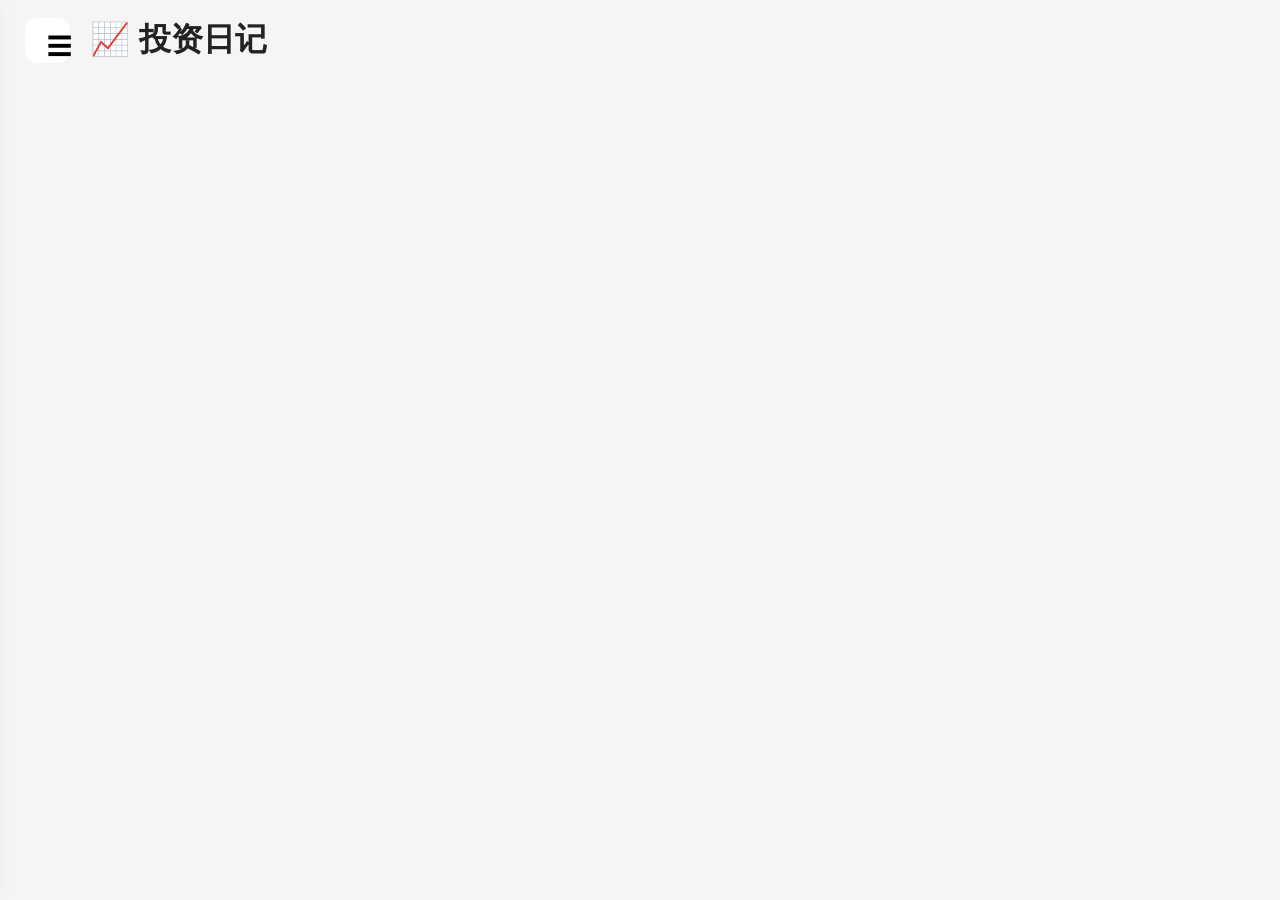
<file: index.html>
<!DOCTYPE html>
<html lang="zh-CN">

<head>
<meta charset="UTF-8">
<meta name="viewport" content="width=device-width, initial-scale=1.0">

<title>投资日记</title>

<link rel="stylesheet" href="style.css">

</head>


<body>


<!-- 左侧菜单 -->
<div id="mask" onclick="closeMenu()"></div>


<div id="sidebar">

    <div class="logo">
        📈 投资日记
    </div>


    <div class="menu-item" onclick="showPage('home')">
        🏠 首页
    </div>


    <div class="menu-item" onclick="showPage('analysis')">
        📊 投资分析
    </div>


    <div class="menu-item" onclick="showPage('diary')">
        📖 投资日记
    </div>


    <div class="menu-item" onclick="showPage('wrong')">
        ❌ 错题本
    </div>


    <div class="menu-item" onclick="showPage('ai')">
        🧠 AI复盘
    </div>


</div>




<!-- 主区域 -->

<div id="main">


<header>

<button id="menuBtn" onclick="openMenu()">
☰
</button>


<h1>
📈 投资日记
</h1>


</header>



<div id="app"></div>



</div>




<script src="app.js"></script>


</body>

</html>
</file>
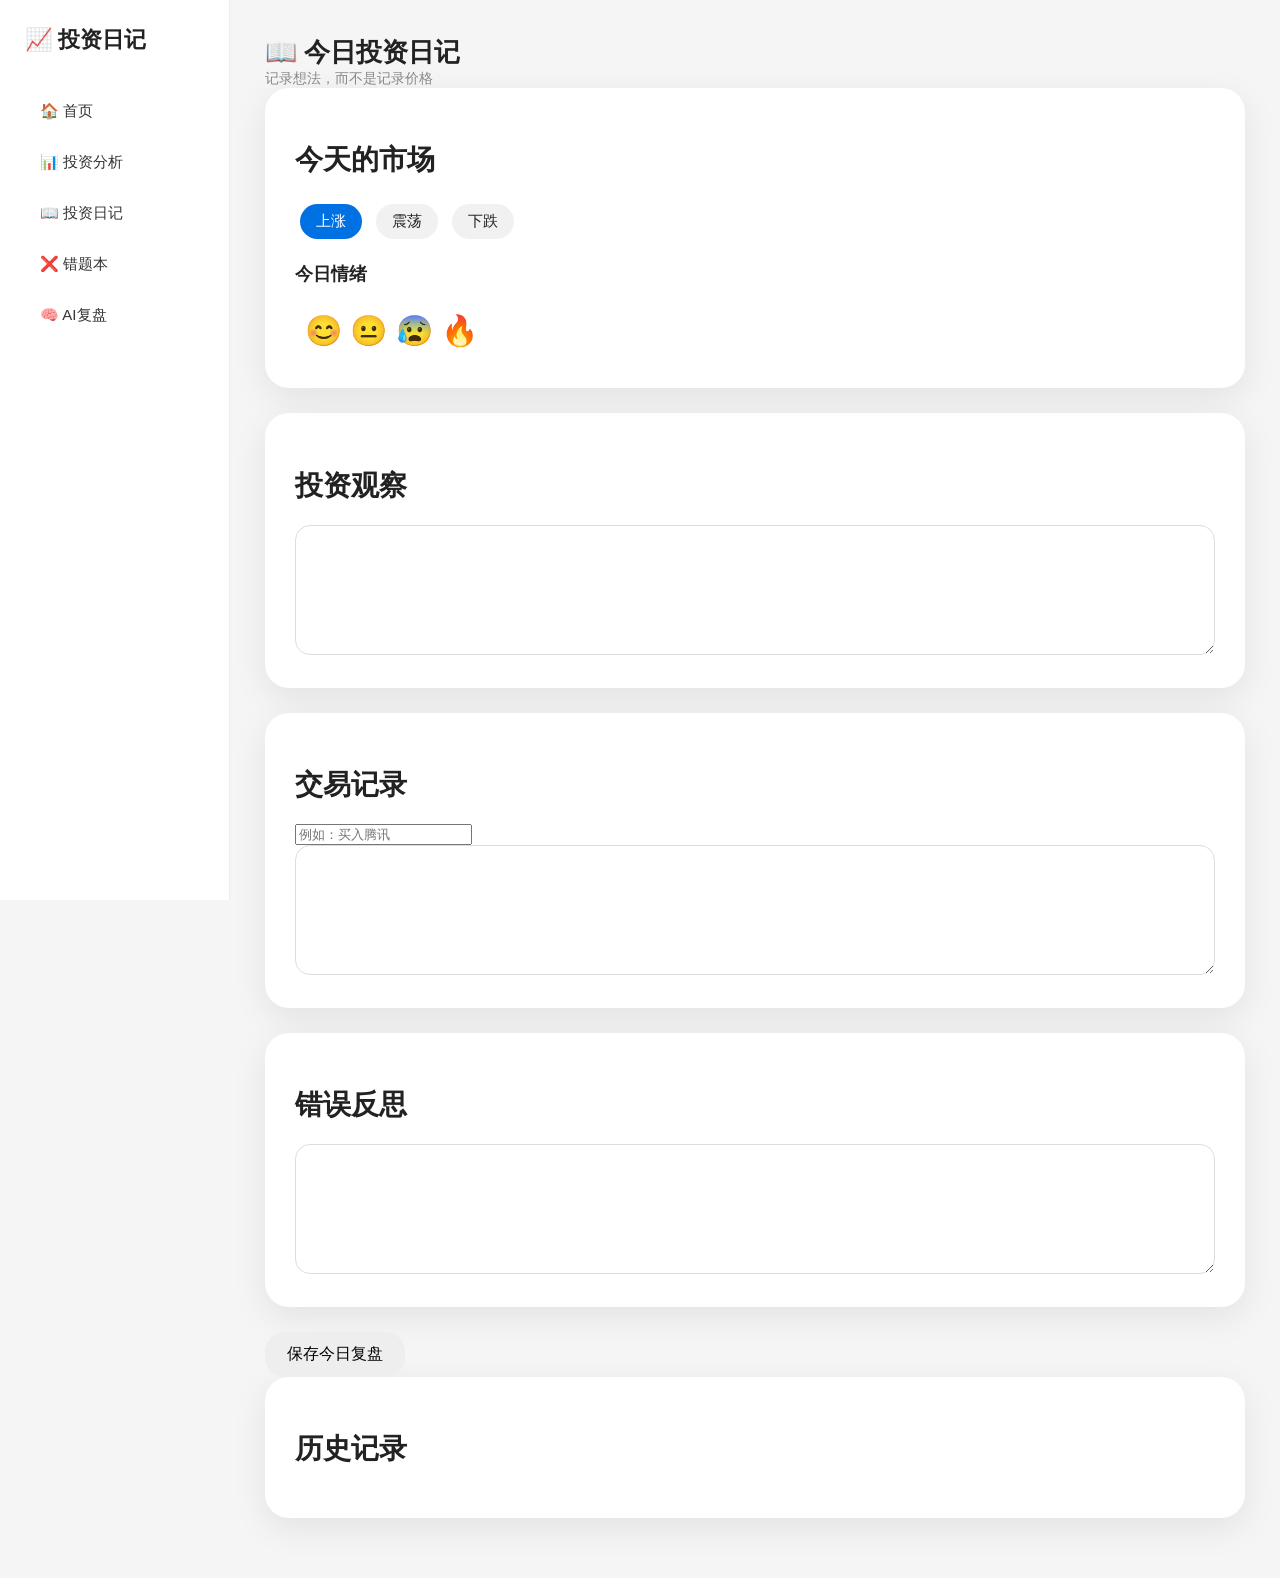
<file: diary.html>
<!DOCTYPE html>
<html lang="zh-CN">


<head>

<meta charset="UTF-8">

<meta name="viewport" content="width=device-width, initial-scale=1.0">


<title>
投资日记
</title>


<link rel="stylesheet" href="style.css">

<link rel="stylesheet" href="layout.css">

<link rel="stylesheet" href="notion-diary.css">


</head>



<body>


<div class="app">



<!-- 左侧菜单 -->


<aside class="sidebar">


<div class="logo">

📈 投资日记

</div>



<div class="menu">


<a href="index.html">
🏠 首页
</a>


<a href="index.html">
📊 投资分析
</a>


<a href="diary.html">
📖 投资日记
</a>


<a href="mistake.html">
❌ 错题本
</a>


<a href="review.html">
🧠 AI复盘
</a>


</div>


</aside>






<!-- 主内容 -->


<main class="main">



<div class="page-title">

📖 今日投资日记

</div>


<div class="subtitle">

记录想法，而不是记录价格

</div>





<div class="notion-box">


<h2 class="notion-title">

今天的市场

</h2>




<div>


<span class="tag active">
上涨
</span>


<span class="tag">
震荡
</span>


<span class="tag">
下跌
</span>


</div>






<h3>

今日情绪

</h3>


<div class="emoji">

😊 😐 😰 🔥

</div>




</div>







<div class="notion-box">


<h2 class="notion-title">

投资观察

</h2>



<textarea
id="diaryContent"
placeholder="
今天市场发生了什么？

你的判断是什么？
">

</textarea>



</div>







<div class="notion-box">


<h2 class="notion-title">

交易记录

</h2>


<input
id="diaryTitle"
placeholder="
例如：买入腾讯">




<textarea
placeholder="
为什么买？

计划是什么？
">

</textarea>



</div>








<div class="notion-box">


<h2 class="notion-title">

错误反思

</h2>



<textarea
placeholder="
今天哪里做得不好？
">

</textarea>



</div>








<button onclick="addDiary()">

保存今日复盘

</button>








<div class="notion-box">


<h2 class="notion-title">

历史记录

</h2>


<div id="diaries">

</div>


</div>






</main>


</div>





<script src="diary.js"></script>



</body>


</html>
</file>
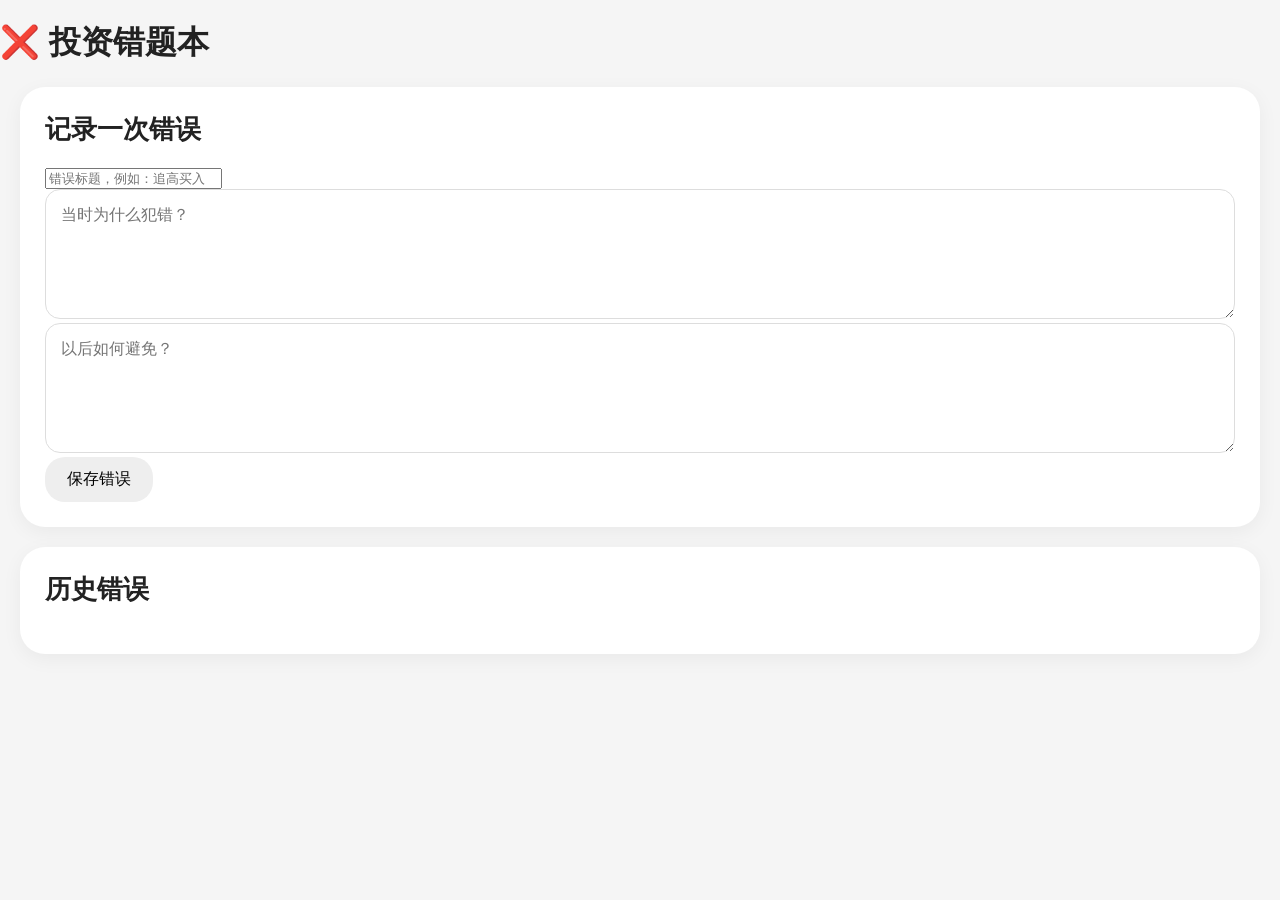
<file: mistake.html>
<!DOCTYPE html>
<html lang="zh-CN">

<head>

<meta charset="UTF-8">

<meta name="viewport" content="width=device-width, initial-scale=1.0">

<title>投资错题本</title>

<link rel="stylesheet" href="style.css">

</head>


<body>


<h1 class="title">
❌ 投资错题本
</h1>



<div class="container">


<div class="card">


<h2>
记录一次错误
</h2>



<input 
id="mistakeTitle"
placeholder="错误标题，例如：追高买入">



<textarea
id="mistakeReason"
placeholder="当时为什么犯错？">
</textarea>



<textarea
id="mistakeLesson"
placeholder="以后如何避免？">
</textarea>



<button onclick="addMistake()">
保存错误
</button>



</div>





<div class="card">


<h2>
历史错误
</h2>


<div id="mistakes">

</div>


</div>



</div>




<script src="mistake.js"></script>


</body>

</html>
</file>
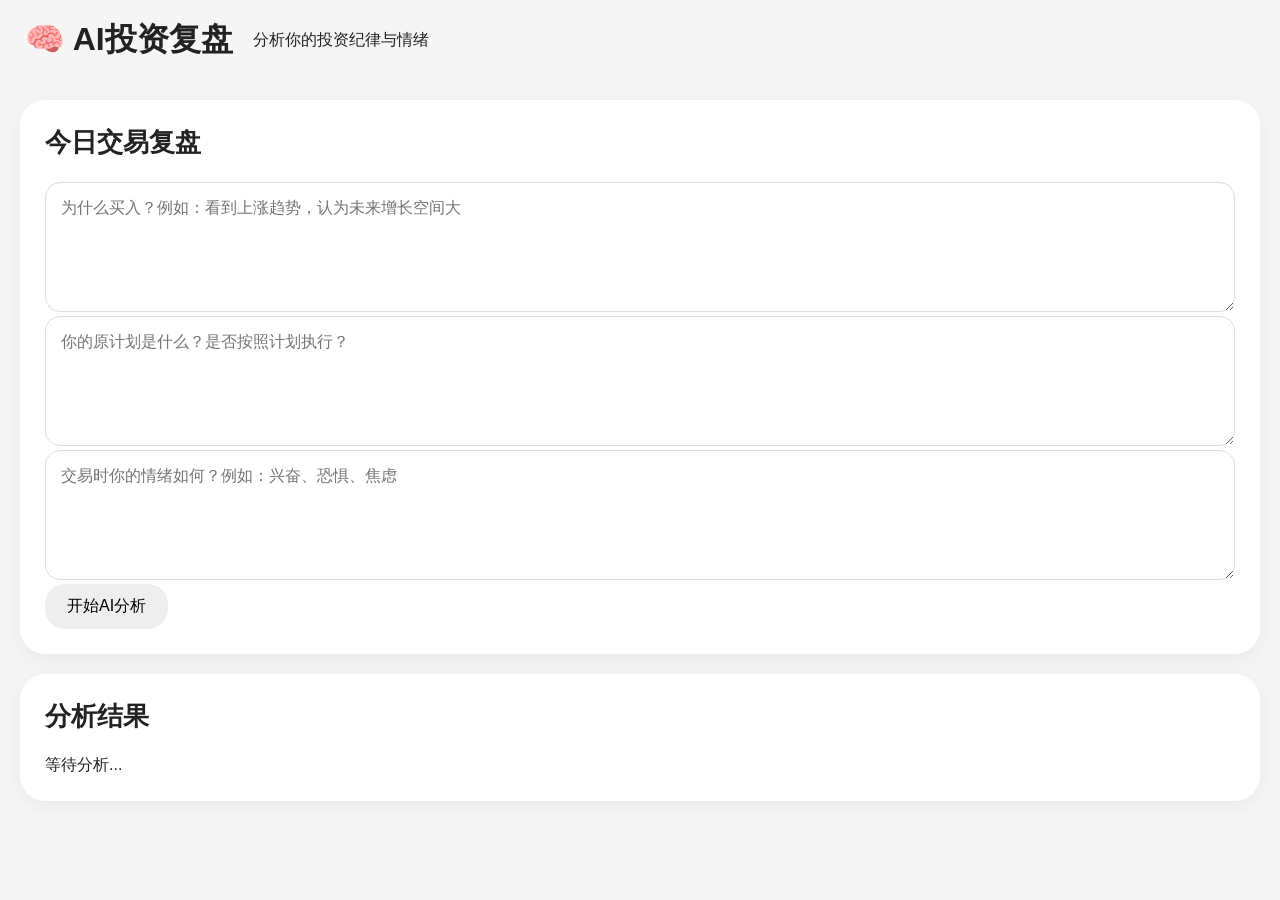
<file: review.html>
<!DOCTYPE html>
<html lang="zh-CN">

<head>

<meta charset="UTF-8">

<meta name="viewport" content="width=device-width, initial-scale=1.0">

<title>AI投资复盘</title>

<link rel="stylesheet" href="style.css">

</head>


<body>


<header>

<h1>
🧠 AI投资复盘
</h1>

<p>
分析你的投资纪律与情绪
</p>

</header>




<div class="container">


<div class="card">


<h2>
今日交易复盘
</h2>


<textarea id="reason"
placeholder="为什么买入？例如：看到上涨趋势，认为未来增长空间大">
</textarea>



<textarea id="plan"
placeholder="你的原计划是什么？是否按照计划执行？">
</textarea>




<textarea id="emotion"
placeholder="交易时你的情绪如何？例如：兴奋、恐惧、焦虑">
</textarea>



<button onclick="startReview()">

开始AI分析

</button>


</div>






<div class="card">


<h2>
分析结果
</h2>


<div id="result">

等待分析...

</div>


</div>



</div>




<script src="ai-review.js"></script>


</body>

</html>
</file>
<file: style.css>
*{
    box-sizing:border-box;
}


body{

    margin:0;

    background:#f5f5f5;

    color:#222;

    font-family:
    -apple-system,
    BlinkMacSystemFont,
    "Microsoft YaHei",
    sans-serif;

}


/* 主区域 */

#main{

    min-height:100vh;

}



header{

    height:80px;

    display:flex;

    align-items:center;

    gap:20px;

    padding:20px 25px;

}



header h1{

    margin:0;

    font-size:32px;

}



#menuBtn{

    width:45px;

    height:45px;

    border-radius:12px;

    border:none;

    background:white;

    font-size:25px;

    cursor:pointer;

}





/* 左侧菜单 */

#sidebar{

    position:fixed;

    left:-300px;

    top:0;

    width:280px;

    height:100vh;

    background:white;

    z-index:1000;

    padding:30px;

    transition:.3s;

    box-shadow:
    5px 0 25px rgba(0,0,0,.15);

}



#sidebar.active{

    left:0;

}



.logo{

    font-size:32px;

    font-weight:bold;

    margin-bottom:50px;

}



.menu-item{

    font-size:22px;

    padding:18px 0;

    cursor:pointer;

}



.menu-item:active{

    transform:scale(.95);

}





/* 遮罩 */

#mask{

    position:fixed;

    display:none;

    top:0;

    left:0;

    right:0;

    bottom:0;

    background:rgba(0,0,0,.35);

    z-index:999;

}



#mask.active{

    display:block;

}





/* 页面卡片 */


.card{

    background:white;

    margin:20px;

    padding:25px;

    border-radius:25px;

    box-shadow:
    0 5px 20px rgba(0,0,0,.05);

}



.card h2{

    font-size:26px;

    margin-top:0;

}



.card p{

    font-size:18px;

    color:#666;

}




/* 输入 */

textarea{

    width:100%;

    height:130px;

    border-radius:15px;

    border:1px solid #ddd;

    padding:15px;

    font-size:16px;

}




/* 按钮 */


button{

    padding:12px 22px;

    border-radius:20px;

    border:none;

    background:#eee;

    font-size:16px;

    cursor:pointer;
</file>
<file: layout.css>
/* =====================
   APP整体布局
===================== */


body{

font-size:15px;

}




.app{

display:flex;

min-height:100vh;

}



/* 左侧导航 */

.sidebar{


width:230px;

background:white;

padding:25px;

border-right:1px solid #eee;


position:fixed;

height:100vh;


}



.logo{

font-size:22px;

font-weight:700;

margin-bottom:35px;

}



.menu{


display:flex;

flex-direction:column;

gap:8px;


}



.menu a{


padding:12px 15px;

border-radius:12px;

text-decoration:none;

color:#333;


}



.menu a:hover{


background:#f2f2f2;


}





/* 右侧内容 */


.main{


margin-left:230px;

padding:35px;

width:100%;


}




.page-title{


font-size:26px;

font-weight:700;


}




.subtitle{


font-size:14px;

color:#888;


}





/* 卡片缩小 */

.notion-box,
.card{


border-radius:18px;

padding:22px;


}




/* 手机 */

@media(max-width:700px){


.sidebar{

position:relative;

width:100%;

height:auto;


}



.app{

display:block;

}


.main{

margin-left:0;

padding:20px;

}


}
</file>
<file: notion-diary.css>
/* Notion 风格日记 */


.notion-box{

background:white;

border-radius:24px;

padding:30px;

box-shadow:
0 10px 35px rgba(0,0,0,0.08);

margin-bottom:25px;

}



.notion-title{

font-size:28px;

font-weight:bold;

margin-bottom:20px;

}



.tag{

display:inline-block;

padding:8px 16px;

border-radius:20px;

background:#f1f1f1;

margin:5px;

cursor:pointer;

}



.tag.active{

background:#0071e3;

color:white;

}



textarea{

min-height:120px;

resize:vertical;

}



.emoji{

font-size:30px;

cursor:pointer;

padding:10px;

}



.entry{

border-left:4px solid #0071e3;

padding-left:20px;

margin-top:20px;

}
</file>
